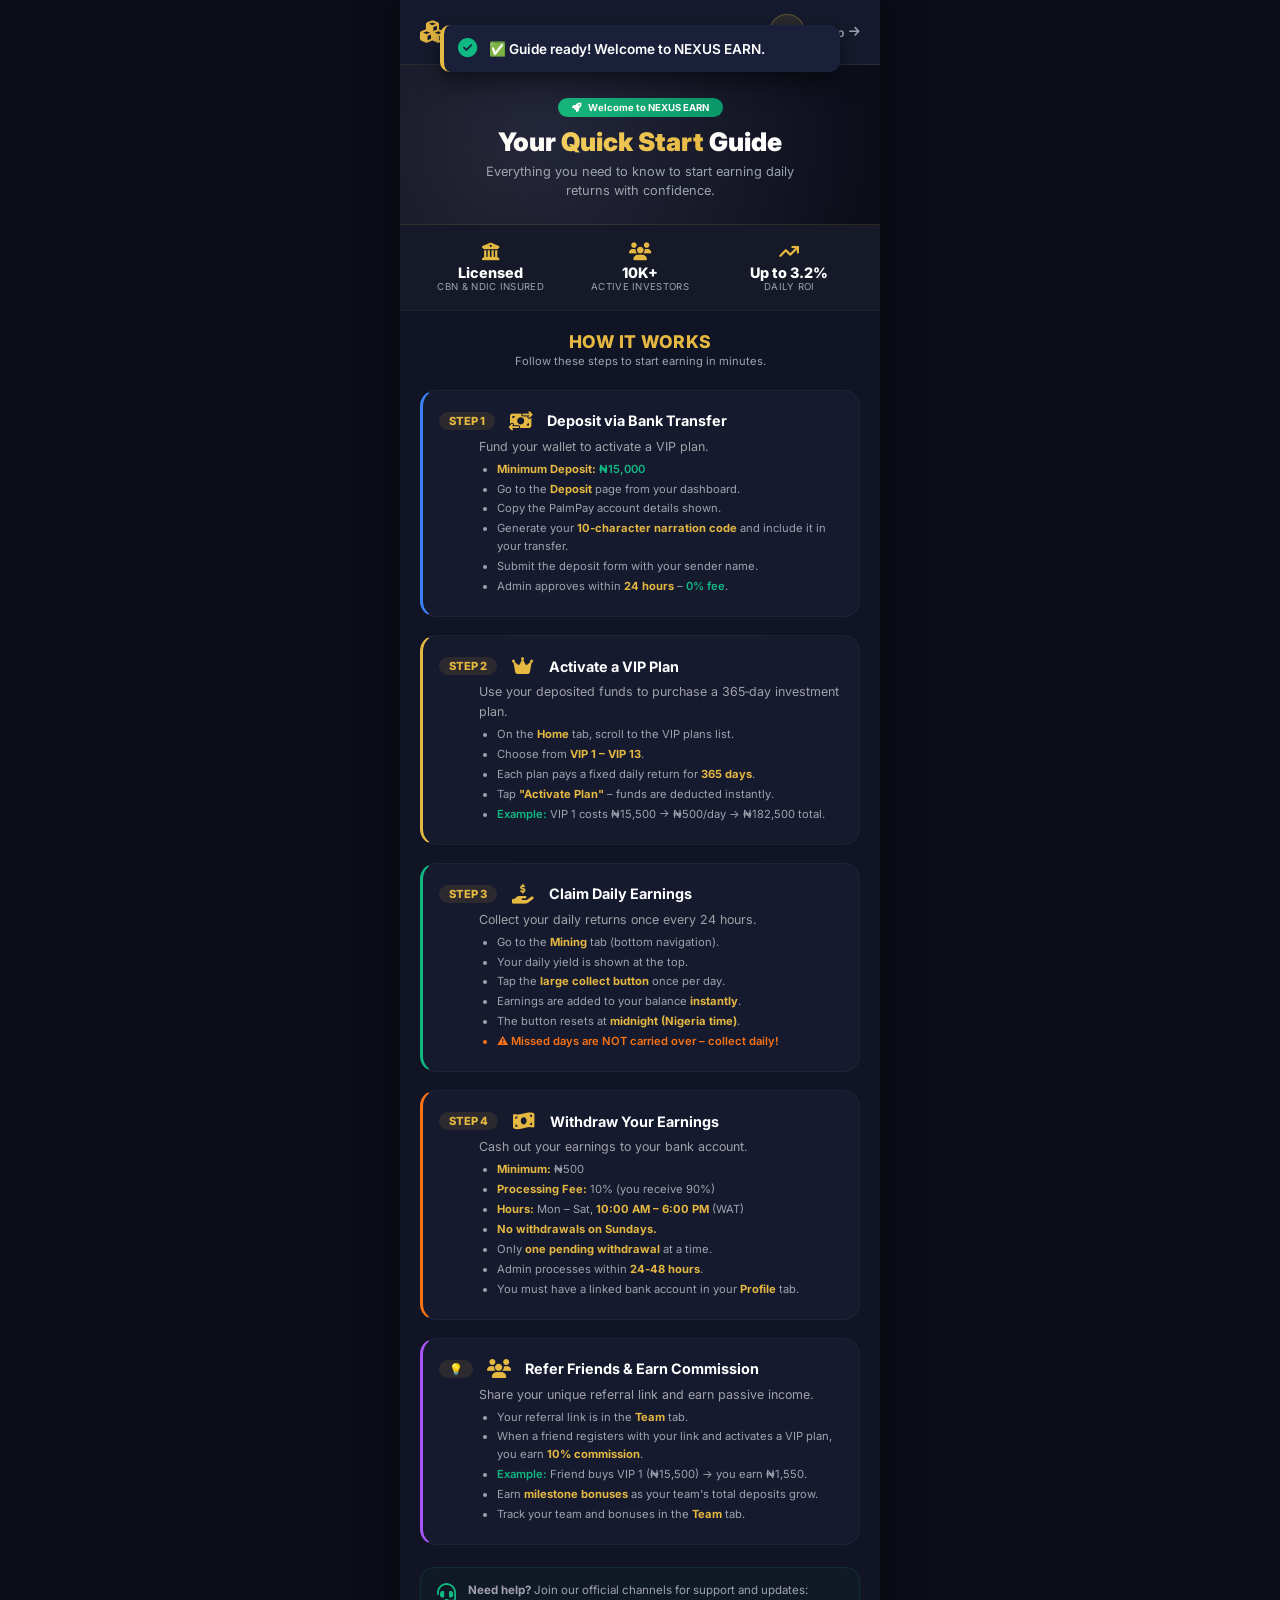
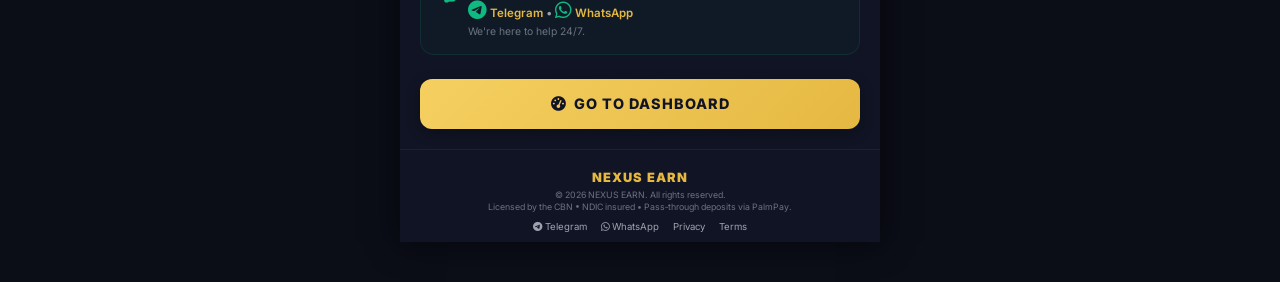
<file: info.html>
<!DOCTYPE html>
<html lang="en">
<head>
    <meta charset="UTF-8" />
    <meta name="viewport" content="width=device-width, initial-scale=1.0, user-scalable=yes" />

    <!-- ============================================================
     MASTER META TAGS – WhatsApp, Facebook, Telegram, Twitter
     ============================================================ -->
    <meta property="og:title" content="NEXUS EARN – How to Use the App" />
    <meta property="og:description" content="Step-by-step guide to using NEXUS EARN: deposit, earn daily, withdraw, and refer friends." />
    <meta property="og:image" content="https://nexus-earn.com/logo.png" />
    <meta property="og:image:width" content="1200" />
    <meta property="og:image:height" content="630" />
    <meta property="og:url" content="https://nexus-earn.com" />
    <meta property="og:type" content="website" />
    <meta property="og:site_name" content="NEXUS EARN" />
    <meta name="twitter:card" content="summary_large_image" />
    <meta name="twitter:title" content="NEXUS EARN – How to Use" />
    <meta name="twitter:description" content="Your quick-start guide to earning daily with NEXUS EARN." />
    <meta name="twitter:image" content="https://nexus-earn.com/logo.png" />

    <title>NEXUS EARN – Quick Start Guide</title>
    <meta name="theme-color" content="#e5b842" />

    <!-- Fonts & Icons -->
    <link rel="stylesheet" href="https://cdnjs.cloudflare.com/ajax/libs/font-awesome/6.5.1/css/all.min.css" />
    <link href="https://fonts.googleapis.com/css2?family=Inter:wght@400;500;600;700;800;900&display=swap" rel="stylesheet" />

    <style>
        /* ============================================================
           GLOBAL RESET & BASE
           ============================================================ */
        * {
            margin: 0;
            padding: 0;
            box-sizing: border-box;
            font-family: 'Inter', -apple-system, BlinkMacSystemFont, 'Segoe UI', Roboto, sans-serif;
            -webkit-tap-highlight-color: transparent;
        }

        body {
            background-color: #0b0d17;
            color: #ffffff;
            min-height: 100vh;
            display: flex;
            flex-direction: column;
            align-items: center;
            justify-content: flex-start;
            transition: background-color 0.3s ease, color 0.2s ease;
            padding-bottom: 40px;
        }

        body.light-mode {
            background-color: #f0f2f8 !important;
            color: #1a1e2e;
        }
        body.light-mode .app-container {
            background: #ffffff;
        }
        body.light-mode .hero-banner {
            background: #ffffff;
        }
        body.light-mode .step-card,
        body.light-mode .info-card,
        body.light-mode .trust-badge {
            background: #f0f2f8;
            border-color: #e0e4ec;
            color: #1a1e2e;
        }
        body.light-mode .step-desc,
        body.light-mode .info-text {
            color: #4b5563;
        }
        body.light-mode .footer {
            border-top-color: #e0e4ec;
        }
        body.light-mode .footer a {
            color: #1a1e2e;
        }

        ::-webkit-scrollbar {
            width: 4px;
        }
        ::-webkit-scrollbar-track {
            background: #1b203a;
        }
        ::-webkit-scrollbar-thumb {
            background: #e5b842;
            border-radius: 4px;
        }

        .app-container {
            width: 100%;
            max-width: 480px;
            min-height: 100vh;
            background: #111424;
            display: flex;
            flex-direction: column;
            position: relative;
            box-shadow: 0 0 30px rgba(0, 0, 0, 0.5);
            transition: background 0.3s ease;
        }

        /* ---- Animations ---- */
        @keyframes float {
            0%,
            100% {
                transform: translateY(0px);
            }
            50% {
                transform: translateY(-8px);
            }
        }
        @keyframes fadeInUp {
            from {
                opacity: 0;
                transform: translateY(30px);
            }
            to {
                opacity: 1;
                transform: translateY(0);
            }
        }
        @keyframes pulse {
            0%,
            100% {
                opacity: 1;
            }
            50% {
                opacity: 0.6;
            }
        }

        /* ---- Top Bar ---- */
        .top-bar {
            width: 100%;
            background: #161a2e;
            padding: 14px 20px;
            display: flex;
            justify-content: space-between;
            align-items: center;
            border-bottom: 1px solid rgba(229, 184, 66, 0.1);
            position: sticky;
            top: 0;
            z-index: 100;
        }
        .top-bar .brand {
            display: flex;
            align-items: center;
            gap: 10px;
            text-decoration: none;
        }
        .top-bar .brand i {
            color: #e5b842;
            font-size: 1.4rem;
            animation: float 3s ease-in-out infinite;
        }
        .top-bar .brand span {
            font-size: 1.1rem;
            font-weight: 800;
            text-transform: uppercase;
            background: linear-gradient(135deg, #fff, #e5b842);
            -webkit-background-clip: text;
            -webkit-text-fill-color: transparent;
        }
        .top-bar .actions {
            display: flex;
            align-items: center;
            gap: 14px;
        }
        .dark-toggle {
            width: 36px;
            height: 36px;
            border-radius: 50%;
            background: rgba(229, 184, 66, 0.1);
            border: 1px solid rgba(229, 184, 66, 0.3);
            display: flex;
            align-items: center;
            justify-content: center;
            cursor: pointer;
            color: #e5b842;
            transition: all 0.3s;
            font-size: 0.9rem;
        }
        .dark-toggle:hover {
            background: rgba(229, 184, 66, 0.25);
            transform: scale(1.05);
        }
        .skip-link {
            color: #9ca3af;
            text-decoration: none;
            font-weight: 600;
            font-size: 0.75rem;
            display: flex;
            align-items: center;
            gap: 5px;
            transition: all 0.2s;
        }
        .skip-link:hover {
            color: #e5b842;
            gap: 8px;
        }

        /* ---- Hero Banner ---- */
        .hero-banner {
            width: 100%;
            background: radial-gradient(circle at 30% 40%, #1b203a 0%, #0b0d17 100%);
            padding: 30px 24px 24px;
            text-align: center;
            border-bottom: 1px solid rgba(229, 184, 66, 0.15);
            position: relative;
            overflow: hidden;
            transition: background 0.3s ease;
        }
        .hero-banner::before {
            content: '';
            position: absolute;
            top: -40%;
            right: -20%;
            width: 200%;
            height: 200%;
            background: radial-gradient(circle, rgba(229, 184, 66, 0.05) 0%, transparent 70%);
            pointer-events: none;
        }
        .hero-banner .badge {
            display: inline-block;
            background: linear-gradient(135deg, #10b981, #059669);
            padding: 4px 14px;
            border-radius: 30px;
            font-size: 0.6rem;
            color: #fff;
            font-weight: 700;
            margin-bottom: 10px;
            animation: pulse 2s infinite;
        }
        .hero-banner .badge i {
            margin-right: 4px;
        }
        .hero-banner h1 {
            font-size: 1.6rem;
            font-weight: 900;
            line-height: 1.2;
            margin-bottom: 4px;
        }
        .hero-banner h1 .gold {
            background: linear-gradient(135deg, #f5d061, #e5b842);
            -webkit-background-clip: text;
            -webkit-text-fill-color: transparent;
        }
        .hero-banner .subtitle {
            font-size: 0.8rem;
            color: #9ca3af;
            line-height: 1.5;
            max-width: 320px;
            margin: 0 auto;
        }

        /* ---- Trust Badges ---- */
        .trust-badges {
            display: grid;
            grid-template-columns: repeat(3, 1fr);
            gap: 8px;
            padding: 14px 20px;
            background: rgba(255, 255, 255, 0.02);
            border-bottom: 1px solid rgba(255, 255, 255, 0.04);
        }
        .trust-badge {
            text-align: center;
            padding: 4px 0;
        }
        .trust-badge i {
            color: #e5b842;
            font-size: 1.1rem;
            display: block;
            margin-bottom: 3px;
        }
        .trust-badge span {
            font-size: 0.6rem;
            color: #9ca3af;
            display: block;
            text-transform: uppercase;
            letter-spacing: 0.3px;
        }
        .trust-badge strong {
            font-size: 0.9rem;
            color: #fff;
            display: block;
            font-weight: 800;
        }

        /* ---- Content ---- */
        .content {
            padding: 20px 20px 10px;
            flex: 1;
            display: flex;
            flex-direction: column;
            gap: 18px;
        }

        /* ---- Section Header ---- */
        .section-header {
            text-align: center;
            margin-bottom: 4px;
        }
        .section-header h2 {
            font-size: 1.1rem;
            font-weight: 800;
            color: #e5b842;
            text-transform: uppercase;
            letter-spacing: 0.5px;
        }
        .section-header p {
            font-size: 0.7rem;
            color: #9ca3af;
            margin-top: 2px;
        }

        /* ---- Step Cards ---- */
        .step-card {
            background: #161a2e;
            border-radius: 16px;
            padding: 18px 16px;
            border: 1px solid rgba(255, 255, 255, 0.04);
            border-left: 3px solid #e5b842;
            transition: all 0.3s ease;
            animation: fadeInUp 0.4s ease-out;
        }
        .step-card:hover {
            transform: translateX(3px);
            border-color: rgba(229, 184, 66, 0.25);
        }
        .step-card .step-header {
            display: flex;
            align-items: center;
            gap: 12px;
            margin-bottom: 4px;
        }
        .step-card .step-number {
            font-size: 0.7rem;
            font-weight: 800;
            color: #e5b842;
            background: rgba(229, 184, 66, 0.1);
            padding: 2px 10px;
            border-radius: 20px;
            white-space: nowrap;
        }
        .step-card .step-icon {
            font-size: 1.2rem;
            color: #e5b842;
            width: 28px;
            text-align: center;
        }
        .step-card .step-title {
            font-size: 0.9rem;
            font-weight: 700;
        }
        .step-card .step-desc {
            font-size: 0.78rem;
            color: #a1a1aa;
            line-height: 1.6;
            padding-left: 40px;
        }
        .step-card .step-desc strong {
            color: #e5b842;
        }
        .step-card .step-desc .highlight {
            color: #10b981;
            font-weight: 600;
        }
        .step-card .step-desc .warning {
            color: #f97316;
            font-weight: 600;
        }

        /* ---- Info Card ---- */
        .info-card {
            background: rgba(16, 185, 129, 0.04);
            border: 1px solid rgba(16, 185, 129, 0.12);
            border-radius: 14px;
            padding: 14px 16px;
            display: flex;
            align-items: flex-start;
            gap: 12px;
            margin-top: 4px;
        }
        .info-card i {
            color: #10b981;
            font-size: 1.2rem;
            margin-top: 2px;
        }
        .info-card .info-text {
            font-size: 0.72rem;
            color: #a1a1aa;
            line-height: 1.5;
        }
        .info-card .info-text a {
            color: #e5b842;
            text-decoration: none;
            font-weight: 600;
        }

        /* ---- Dashboard Button ---- */
        .btn-dashboard {
            width: 100%;
            height: 50px;
            background: linear-gradient(135deg, #f5d061 0%, #e5b842 100%);
            border: none;
            border-radius: 12px;
            color: #111424;
            font-weight: 800;
            cursor: pointer;
            text-transform: uppercase;
            font-size: 0.9rem;
            letter-spacing: 1px;
            transition: all 0.3s ease;
            margin-top: 6px;
            display: flex;
            align-items: center;
            justify-content: center;
            gap: 8px;
            box-shadow: 0 4px 14px rgba(0, 0, 0, 0.3);
        }
        .btn-dashboard:hover {
            transform: scale(1.02);
            box-shadow: 0 4px 20px rgba(229, 184, 66, 0.35);
        }
        .btn-dashboard:active {
            transform: scale(0.98);
        }

        /* ---- Footer ---- */
        .footer {
            padding: 20px 20px 10px;
            border-top: 1px solid rgba(255, 255, 255, 0.05);
            text-align: center;
            margin-top: 10px;
        }
        .footer .logo-small {
            font-weight: 900;
            font-size: 0.8rem;
            color: #e5b842;
            letter-spacing: 1px;
        }
        .footer p {
            font-size: 0.55rem;
            color: #6b7280;
            margin-top: 4px;
            line-height: 1.4;
        }
        .footer .links {
            display: flex;
            justify-content: center;
            gap: 14px;
            margin-top: 8px;
            flex-wrap: wrap;
        }
        .footer .links a {
            color: #9ca3af;
            text-decoration: none;
            font-size: 0.6rem;
            transition: color 0.2s;
        }
        .footer .links a:hover {
            color: #e5b842;
        }

        /* ---- Toast ---- */
        .toast-notification {
            position: fixed;
            top: 25px;
            left: 50%;
            transform: translateX(-50%) translateY(-120px);
            width: calc(100% - 32px);
            max-width: 400px;
            background: #1b203a;
            border-left: 4px solid #e5b842;
            padding: 14px;
            border-radius: 10px;
            transition: transform 0.3s cubic-bezier(0.175, 0.885, 0.32, 1.275);
            z-index: 9999;
            box-shadow: 0 10px 25px rgba(0, 0, 0, 0.5);
            display: flex;
            align-items: center;
            gap: 12px;
        }
        .toast-notification.show {
            transform: translateX(-50%) translateY(0);
        }
        .toast-notification i {
            font-size: 1.2rem;
        }
        .toast-notification .toast-msg {
            font-size: 0.85rem;
            font-weight: 600;
            flex: 1;
            color: #fff;
        }

        /* ---- Responsive ---- */
        @media (max-width: 420px) {
            .hero-banner h1 {
                font-size: 1.3rem;
            }
            .step-card {
                padding: 14px 12px;
            }
            .step-card .step-desc {
                padding-left: 0;
                margin-top: 4px;
            }
            .step-card .step-header {
                flex-wrap: wrap;
            }
        }
    </style>
</head>
<body>

    <!-- ============================================================
    TOAST NOTIFICATION
    ============================================================ -->
    <div class="toast-notification" id="customToast">
        <i class="fa-solid fa-circle-check" style="color: #10b981;"></i>
        <div class="toast-msg" id="toastMsg">Welcome to NEXUS EARN!</div>
    </div>

    <!-- ============================================================
    APP CONTAINER
    ============================================================ -->
    <div class="app-container">

        <!-- ---- TOP BAR ---- -->
        <header class="top-bar">
            <a href="#" class="brand">
                <i class="fa-solid fa-cubes"></i>
                <span>NEXUS EARN</span>
            </a>
            <div class="actions">
                <div class="dark-toggle" id="darkModeToggle" title="Toggle dark/light mode">
                    <i class="fa-solid fa-moon"></i>
                </div>
                <a href="#" class="skip-link" id="skipLink">
                    Skip <i class="fa-solid fa-arrow-right"></i>
                </a>
            </div>
        </header>

        <!-- ---- HERO ---- -->
        <section class="hero-banner">
            <div class="badge"><i class="fa-solid fa-rocket"></i> Welcome to NEXUS EARN</div>
            <h1>Your <span class="gold">Quick Start</span> Guide</h1>
            <p class="subtitle">Everything you need to know to start earning daily returns with confidence.</p>
        </section>

        <!-- ---- TRUST BADGES ---- -->
        <div class="trust-badges">
            <div class="trust-badge">
                <i class="fa-solid fa-building-columns"></i>
                <strong>Licensed</strong>
                <span>CBN &amp; NDIC Insured</span>
            </div>
            <div class="trust-badge">
                <i class="fa-solid fa-users"></i>
                <strong>10K+</strong>
                <span>Active Investors</span>
            </div>
            <div class="trust-badge">
                <i class="fa-solid fa-arrow-trend-up"></i>
                <strong>Up to 3.2%</strong>
                <span>Daily ROI</span>
            </div>
        </div>

        <!-- ---- CONTENT ---- -->
        <main class="content">

            <!-- ============================================================
            SECTION HEADER
            ============================================================ -->
            <div class="section-header">
                <h2>How It Works</h2>
                <p>Follow these steps to start earning in minutes.</p>
            </div>

            <!-- STEP 1 – DEPOSIT -->
            <div class="step-card" style="border-left-color: #3b82f6;">
                <div class="step-header">
                    <span class="step-number">STEP 1</span>
                    <span class="step-icon"><i class="fa-solid fa-money-bill-transfer"></i></span>
                    <span class="step-title">Deposit via Bank Transfer</span>
                </div>
                <div class="step-desc">
                    Fund your wallet to activate a VIP plan.
                    <ul style="padding-left:18px;margin-top:4px;">
                        <li style="font-size:0.7rem;color:#9ca3af;list-style-type:disc;margin-bottom:2px;">
                            <strong>Minimum Deposit:</strong> <span class="highlight">₦15,000</span>
                        </li>
                        <li style="font-size:0.7rem;color:#9ca3af;list-style-type:disc;margin-bottom:2px;">
                            Go to the <strong>Deposit</strong> page from your dashboard.
                        </li>
                        <li style="font-size:0.7rem;color:#9ca3af;list-style-type:disc;margin-bottom:2px;">
                            Copy the PalmPay account details shown.
                        </li>
                        <li style="font-size:0.7rem;color:#9ca3af;list-style-type:disc;margin-bottom:2px;">
                            Generate your <strong>10‑character narration code</strong> and include it in your transfer.
                        </li>
                        <li style="font-size:0.7rem;color:#9ca3af;list-style-type:disc;margin-bottom:2px;">
                            Submit the deposit form with your sender name.
                        </li>
                        <li style="font-size:0.7rem;color:#9ca3af;list-style-type:disc;margin-bottom:2px;">
                            Admin approves within <strong>24 hours</strong> – <span class="highlight">0% fee</span>.
                        </li>
                    </ul>
                </div>
            </div>

            <!-- STEP 2 – ACTIVATE VIP -->
            <div class="step-card">
                <div class="step-header">
                    <span class="step-number">STEP 2</span>
                    <span class="step-icon"><i class="fa-solid fa-crown"></i></span>
                    <span class="step-title">Activate a VIP Plan</span>
                </div>
                <div class="step-desc">
                    Use your deposited funds to purchase a 365‑day investment plan.
                    <ul style="padding-left:18px;margin-top:4px;">
                        <li style="font-size:0.7rem;color:#9ca3af;list-style-type:disc;margin-bottom:2px;">
                            On the <strong>Home</strong> tab, scroll to the VIP plans list.
                        </li>
                        <li style="font-size:0.7rem;color:#9ca3af;list-style-type:disc;margin-bottom:2px;">
                            Choose from <strong>VIP 1 – VIP 13</strong>.
                        </li>
                        <li style="font-size:0.7rem;color:#9ca3af;list-style-type:disc;margin-bottom:2px;">
                            Each plan pays a fixed daily return for <strong>365 days</strong>.
                        </li>
                        <li style="font-size:0.7rem;color:#9ca3af;list-style-type:disc;margin-bottom:2px;">
                            Tap <strong>"Activate Plan"</strong> – funds are deducted instantly.
                        </li>
                        <li style="font-size:0.7rem;color:#9ca3af;list-style-type:disc;margin-bottom:2px;">
                            <span class="highlight">Example:</span> VIP 1 costs ₦15,500 → ₦500/day → ₦182,500 total.
                        </li>
                    </ul>
                </div>
            </div>

            <!-- STEP 3 – CLAIM DAILY -->
            <div class="step-card" style="border-left-color: #10b981;">
                <div class="step-header">
                    <span class="step-number">STEP 3</span>
                    <span class="step-icon"><i class="fa-solid fa-hand-holding-usd"></i></span>
                    <span class="step-title">Claim Daily Earnings</span>
                </div>
                <div class="step-desc">
                    Collect your daily returns once every 24 hours.
                    <ul style="padding-left:18px;margin-top:4px;">
                        <li style="font-size:0.7rem;color:#9ca3af;list-style-type:disc;margin-bottom:2px;">
                            Go to the <strong>Mining</strong> tab (bottom navigation).
                        </li>
                        <li style="font-size:0.7rem;color:#9ca3af;list-style-type:disc;margin-bottom:2px;">
                            Your daily yield is shown at the top.
                        </li>
                        <li style="font-size:0.7rem;color:#9ca3af;list-style-type:disc;margin-bottom:2px;">
                            Tap the <strong>large collect button</strong> once per day.
                        </li>
                        <li style="font-size:0.7rem;color:#9ca3af;list-style-type:disc;margin-bottom:2px;">
                            Earnings are added to your balance <strong>instantly</strong>.
                        </li>
                        <li style="font-size:0.7rem;color:#9ca3af;list-style-type:disc;margin-bottom:2px;">
                            The button resets at <strong>midnight (Nigeria time)</strong>.
                        </li>
                        <li style="font-size:0.7rem;color:#f97316;list-style-type:disc;margin-bottom:2px;">
                            <span class="warning">⚠️ Missed days are NOT carried over – collect daily!</span>
                        </li>
                    </ul>
                </div>
            </div>

            <!-- STEP 4 – WITHDRAW -->
            <div class="step-card" style="border-left-color: #f97316;">
                <div class="step-header">
                    <span class="step-number">STEP 4</span>
                    <span class="step-icon"><i class="fa-solid fa-money-bill-wave"></i></span>
                    <span class="step-title">Withdraw Your Earnings</span>
                </div>
                <div class="step-desc">
                    Cash out your earnings to your bank account.
                    <ul style="padding-left:18px;margin-top:4px;">
                        <li style="font-size:0.7rem;color:#9ca3af;list-style-type:disc;margin-bottom:2px;">
                            <strong>Minimum:</strong> ₦500
                        </li>
                        <li style="font-size:0.7rem;color:#9ca3af;list-style-type:disc;margin-bottom:2px;">
                            <strong>Processing Fee:</strong> 10% (you receive 90%)
                        </li>
                        <li style="font-size:0.7rem;color:#9ca3af;list-style-type:disc;margin-bottom:2px;">
                            <strong>Hours:</strong> Mon – Sat, <strong>10:00 AM – 6:00 PM</strong> (WAT)
                        </li>
                        <li style="font-size:0.7rem;color:#9ca3af;list-style-type:disc;margin-bottom:2px;">
                            <strong>No withdrawals on Sundays.</strong>
                        </li>
                        <li style="font-size:0.7rem;color:#9ca3af;list-style-type:disc;margin-bottom:2px;">
                            Only <strong>one pending withdrawal</strong> at a time.
                        </li>
                        <li style="font-size:0.7rem;color:#9ca3af;list-style-type:disc;margin-bottom:2px;">
                            Admin processes within <strong>24‑48 hours</strong>.
                        </li>
                        <li style="font-size:0.7rem;color:#9ca3af;list-style-type:disc;margin-bottom:2px;">
                            You must have a linked bank account in your <strong>Profile</strong> tab.
                        </li>
                    </ul>
                </div>
            </div>

            <!-- BONUS – REFER -->
            <div class="step-card" style="border-left-color: #a855f7;">
                <div class="step-header">
                    <span class="step-number">💡</span>
                    <span class="step-icon"><i class="fa-solid fa-users"></i></span>
                    <span class="step-title">Refer Friends & Earn Commission</span>
                </div>
                <div class="step-desc">
                    Share your unique referral link and earn passive income.
                    <ul style="padding-left:18px;margin-top:4px;">
                        <li style="font-size:0.7rem;color:#9ca3af;list-style-type:disc;margin-bottom:2px;">
                            Your referral link is in the <strong>Team</strong> tab.
                        </li>
                        <li style="font-size:0.7rem;color:#9ca3af;list-style-type:disc;margin-bottom:2px;">
                            When a friend registers with your link and activates a VIP plan, you earn <strong>10% commission</strong>.
                        </li>
                        <li style="font-size:0.7rem;color:#9ca3af;list-style-type:disc;margin-bottom:2px;">
                            <span class="highlight">Example:</span> Friend buys VIP 1 (₦15,500) → you earn ₦1,550.
                        </li>
                        <li style="font-size:0.7rem;color:#9ca3af;list-style-type:disc;margin-bottom:2px;">
                            Earn <strong>milestone bonuses</strong> as your team's total deposits grow.
                        </li>
                        <li style="font-size:0.7rem;color:#9ca3af;list-style-type:disc;margin-bottom:2px;">
                            Track your team and bonuses in the <strong>Team</strong> tab.
                        </li>
                    </ul>
                </div>
            </div>

            <!-- SUPPORT -->
            <div class="info-card">
                <i class="fa-solid fa-headset"></i>
                <div class="info-text">
                    <strong>Need help?</strong> Join our official channels for support and updates:
                    <br />
                    <a href="https://t.me/Nexusearnofficial" target="_blank"><i class="fa-brands fa-telegram"></i> Telegram</a> &bull;
                    <a href="https://chat.whatsapp.com/Bl4SecixHmjKrIqw67HrH4" target="_blank"><i class="fa-brands fa-whatsapp"></i> WhatsApp</a>
                    <br />
                    <span style="font-size:0.65rem;color:#6b7280;">We're here to help 24/7.</span>
                </div>
            </div>

            <!-- DASHBOARD BUTTON -->
            <button class="btn-dashboard" id="goToDashboardBtn">
                <i class="fa-solid fa-gauge-high"></i> Go to Dashboard
            </button>

        </main>

        <!-- ---- FOOTER ---- -->
        <footer class="footer">
            <div class="logo-small">NEXUS EARN</div>
            <p>© 2026 NEXUS EARN. All rights reserved.<br />Licensed by the CBN &bull; NDIC insured &bull; Pass‑through deposits via PalmPay.</p>
            <div class="links">
                <a href="https://t.me/Nexusearnofficial" target="_blank"><i class="fa-brands fa-telegram"></i> Telegram</a>
                <a href="https://chat.whatsapp.com/Bl4SecixHmjKrIqw67HrH4" target="_blank"><i class="fa-brands fa-whatsapp"></i> WhatsApp</a>
                <a href="#" onclick="alert('Coming soon!')">Privacy</a>
                <a href="#" onclick="alert('Coming soon!')">Terms</a>
            </div>
        </footer>

    </div>

    <!-- ============================================================
    JAVASCRIPT – DARK MODE + REDIRECT
    ============================================================ -->
    <script>
        // ============================================================
        // DARK MODE
        // ============================================================
        (function() {
            const toggle = document.getElementById('darkModeToggle');
            const saved = localStorage.getItem('nexusTheme');
            const body = document.body;
            if (saved === 'light') {
                body.classList.add('light-mode');
                toggle.innerHTML = '<i class="fa-solid fa-sun"></i>';
            } else {
                body.classList.remove('light-mode');
                toggle.innerHTML = '<i class="fa-solid fa-moon"></i>';
            }
            toggle.addEventListener('click', function() {
                const isLight = body.classList.toggle('light-mode');
                if (isLight) {
                    toggle.innerHTML = '<i class="fa-solid fa-sun"></i>';
                    localStorage.setItem('nexusTheme', 'light');
                } else {
                    toggle.innerHTML = '<i class="fa-solid fa-moon"></i>';
                    localStorage.setItem('nexusTheme', 'dark');
                }
            });
        })();

        // ============================================================
        // TOAST
        // ============================================================
        function showToast(msg, isError = false) {
            const toast = document.getElementById('customToast');
            const icon = toast.querySelector('i');
            const text = document.getElementById('toastMsg');
            text.innerText = msg;
            icon.className = isError ? 'fa-solid fa-triangle-exclamation' : 'fa-solid fa-circle-check';
            icon.style.color = isError ? '#ef4444' : '#10b981';
            toast.classList.add('show');
            clearTimeout(toast._timer);
            toast._timer = setTimeout(() => toast.classList.remove('show'), 3000);
        }

        // ============================================================
        // REDIRECT TO DASHBOARD (no flags – shows every time)
        // ============================================================
        function goToDashboard() {
            const redirectTarget = new URLSearchParams(window.location.search).get('redirect') || 'dashboard.html';
            window.location.href = redirectTarget;
        }

        document.getElementById('goToDashboardBtn').addEventListener('click', goToDashboard);
        document.getElementById('skipLink').addEventListener('click', function(e) {
            e.preventDefault();
            goToDashboard();
        });

        // ============================================================
        // INIT
        // ============================================================
        showToast('✅ Guide ready! Welcome to NEXUS EARN.');
    </script>

</body>
</html>
</file>
